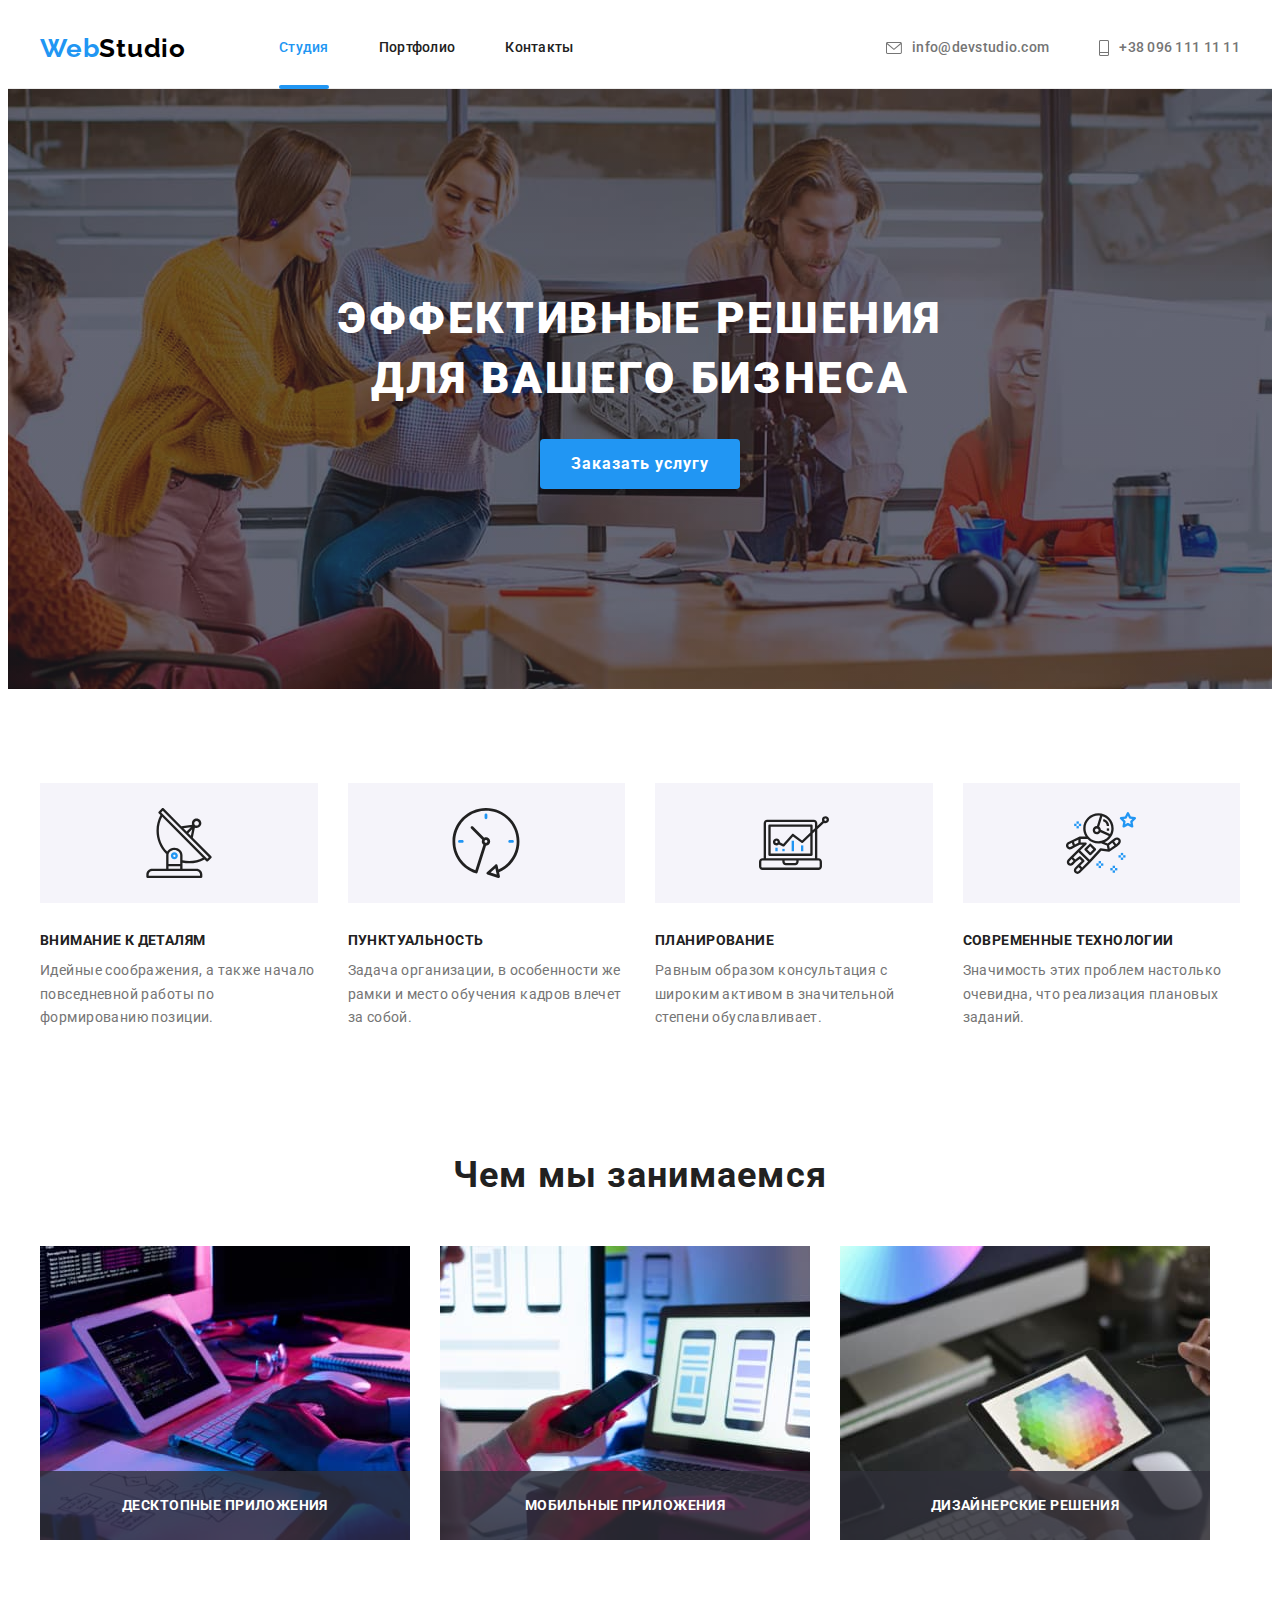
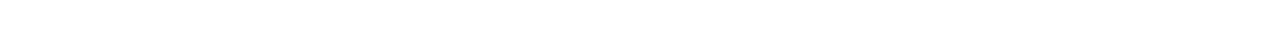
<file: index.html>
<!DOCTYPE html>
<html lang="ru">
  <head>
    <meta charset="UTF-8" />
    <meta name="viewport" content="width=device-width, initial-scale=1.0" />
    <link rel="preconnect" href="https://fonts.googleapis.com" />
    <link rel="preconnect" href="https://fonts.gstatic.com" crossorigin />
    <link
      href="https://fonts.googleapis.com/css2?family=Oleo+Script&family=Raleway:wght@700&family=Roboto:wght@400;500;700;900&display=swap"
      rel="stylesheet"
    />
    <title>Студия</title>
    <link
      rel="stylesheet"
      href="https://cdnjs.cloudflare.com/ajax/libs/modern-normalize/1.1.0/modern-normalize.min.css"
      integrity="sha512-wpPYUAdjBVSE4KJnH1VR1HeZfpl1ub8YT/NKx4PuQ5NmX2tKuGu6U/JRp5y+Y8XG2tV+wKQpNHVUX03MfMFn9Q=="
      crossorigin="anonymous"
      referrerpolicy="no-referrer"
    />
    <!-- <link rel="stylesheet" href="./css/styles.css" /> -->
    <link rel="stylesheet" href="./css/main.min.css" />
  </head>
  <body>
    <header class="header">
      <div class="container">
        <a class="logo link" href="index.html" lang="en"
          ><span class="logo__link logo__link--accent">Web</span
          ><span class="logo__link logo__link--black">Studio</span></a
        >
        <nav class="navigation">
          <ul class="menu-list list">
            <li class="menu-list__item">
              <a href="./index.html" class="menu-list__link link current"
                >Студия</a
              >
            </li>
            <li class="menu-list__item">
              <a href="./portfolio.html" class="menu-list__link link"
                >Портфолио</a
              >
            </li>
            <li class="menu-list__item">
              <a href="" class="menu-list__link link">Контакты</a>
            </li>
          </ul>
        </nav>
        <div class="connect">
          <ul class="connect-list list">
            <li class="connect-list__item">
              <a
                class="connect-list__link link"
                href="mailto:info@devstudio.com"
                ><svg class="connect-list__icons" width="16" height="12">
                  <use
                    href="./images/icons/symbol-defs.svg#icon-envelope"
                  ></use>
                </svg>
                info@devstudio.com</a
              >
            </li>
            <li class="connect-list__item">
              <a class="connect-list__link link" href="tel:+380961111111">
                <svg class="connect-list__icons" width="10" height="16">
                  <use href="./images/icons/symbol-defs.svg#icon-vector"></use>
                </svg>
                +38 096 111 11 11</a
              >
            </li>
          </ul>
        </div>
        <button type="button" class="menu-open-btn">
          <svg class="open-icon" width="40" height="40">
            <use href="./images/icons/symbol-defs.svg#icon-menu_40px"></use>
          </svg>
        </button>
      </div>
      <div class="mob-menu is-hidden">
        <div class="container">
          <button type="button" class="menu-close-btn">
            <svg class="close-icon" width="40" height="40">
              <use href="./images/icons/symbol-defs.svg#icon-close_40px"></use>
            </svg>
          </button>
          <ul class="mob-menu-list list">
            <li class="mob-menu-list__item">
              <a href="./index.html" class="mob-menu-list__link link current"
                >Студия</a
              >
            </li>
            <li class="mob-menu-list__item">
              <a href="./portfolio.html" class="mob-menu-list__link link"
                >Портфолио</a
              >
            </li>
            <li class="mob-menu-list__item">
              <a href="" class="mob-menu-list__link link">Контакты</a>
            </li>
          </ul>
          <div class="mob-connect">
            <ul class="mob-connect-list list">
              <li class="mob-connect-list__item">
                <a class="mob-connect-list__tel link" href="tel:+380961111111">
                  +38 096 111 11 11</a
                >
              </li>
              <li class="mob-connect-list__item">
                <a
                  class="mob-connect-list__mail link"
                  href="mailto:info@devstudio.com"
                >
                  info@devstudio.com</a
                >
              </li>
            </ul>
          </div>
          <div class="mob-soc-menu">
            <ul class="mob-soc-menu-list list">
              <li class="mob-soc-menu-list__item">
                <a href="" class="mob-soc-menu-list__link">Instagram</a>
              </li>
              <li class="mob-soc-menu-list__item">
                <a href="" class="mob-soc-menu-list__link">Twitter</a>
              </li>
              <li class="mob-soc-menu-list__item">
                <a href="" class="mob-soc-menu-list__link">Facebook</a>
              </li>
              <li class="mob-soc-menu-list__item">
                <a href="" class="mob-soc-menu-list__link">LinkedIn</a>
              </li>
            </ul>
          </div>
        </div>
      </div>
    </header>
    <main>
      <!--section-1-->
      <section class="hero section">
        <div class="container">
          <h1 class="hero-title">Эффективные решения для вашего бизнеса</h1>
          <button type="button" class="btn" data-modal-open>
            Заказать услугу
          </button>
        </div>
      </section>
      <!--section-2-->
      <section class="feature section">
        <div class="container">
          <ul class="feature-list list">
            <li class="feature-list__item">
              <div class="feature-list__icons">
                <svg class="feature-icon" width="70" height="70">
                  <use href="./images/icons/symbol-defs.svg#icon-antenna"></use>
                </svg>
              </div>
              <h3 class="feature-list__title">Внимание к деталям</h3>
              <p class="feature-list__text">
                Идейные соображения, а также начало повседневной работы по
                формированию позиции.
              </p>
            </li>
            <li class="feature-list__item">
              <div class="feature-list__icons">
                <svg class="feature-list__icon" width="70" height="70">
                  <use href="./images/icons/symbol-defs.svg#icon-clock"></use>
                </svg>
              </div>
              <h3 class="feature-list__title">Пунктуальность</h3>
              <p class="feature-list__text">
                Задача организации, в особенности же рамки и место обучения
                кадров влечет за собой.
              </p>
            </li>
            <li class="feature-list__item">
              <div class="feature-list__icons">
                <svg class="feature-list__icon" width="70" height="70">
                  <use href="./images/icons/symbol-defs.svg#icon-diagram"></use>
                </svg>
              </div>
              <h3 class="feature-list__title">Планирование</h3>
              <p class="feature-list__text">
                Равным образом консультация с широким активом в значительной
                степени обуславливает.
              </p>
            </li>
            <li class="feature-list__item">
              <div class="feature-list__icons">
                <svg class="feature-list__icon" width="70" height="70">
                  <use
                    href="./images/icons/symbol-defs.svg#icon-astronaut"
                  ></use>
                </svg>
              </div>
              <h3 class="feature-list__title">Современные технологии</h3>
              <p class="feature-list__text">
                Значимость этих проблем настолько очевидна, что реализация
                плановых заданий.
              </p>
            </li>
          </ul>
        </div>
      </section>
      <!--section-3-->
      <section class="work section">
        <div class="container">
          <h2 class="work-title">Чем мы занимаемся</h2>
          <ul class="work-list list">
            <li class="work-list__item">
              <img
                srcset="./images/work/img.jpg 1x, /images/work/img-2x.jpg 2x"
                src="./images/work/img.jpg"
                alt="картинка"
                width="370"
                height="294"
              />
              <p class="work-list__text">Десктопные приложения</p>
            </li>
            <li class="work-list__item">
              <img
                srcset="
                  ./images/work/img-1.jpg    1x,
                  ./images/work/img-1-2x.jpg 2x
                "
                src="./images/work/img-1.jpg"
                alt="картинка-1"
                width="370"
                height="294"
              />
              <p class="work-list__text">Мобильные приложения</p>
            </li>
            <li class="work-list__item">
              <img
                srcset="
                  ./images/work/img-2.jpg    1x,
                  ./images/work/img-2-2x.jpg 2x
                "
                src="./images/work/img-2.jpg"
                alt="картинка-2"
                width="370"
                height="294"
              />
              <p class="work-list__text">Дизайнерские решения</p>
            </li>
          </ul>
        </div>
      </section>
      <!--section-4-->
      <!-- <section class="team section">
        <div class="container">
          <h2 class="team-title">Наша команда</h2>
          <ul class="team-list list">
            <li class="team-list__item">
              <img
                src="./images/img-4.jpg"
                alt="Игорь Демьяненко"
                width="270"
                height="260"
              />
              <div class="team-list__cards">
                <h3 class="team-list__subtitle">Игорь Демьяненко</h3>
                <p lang="en" class="team-list__text">Product Designer</p>
                <ul class="soc-list list">
                  <li class="soc-list__item">
                    <a href="" class="soc-list__link link">
                      <svg class="soc-list__icon" width="20" height="20">
                        <use
                          href="./images/icons/symbol-defs.svg#icon-instagram-2"
                        ></use>
                      </svg>
                    </a>
                  </li>
                  <li class="soc-list__item">
                    <a href="" class="soc-list__link link"
                      ><svg class="soc-list__icon" width="20" height="20">
                        <use
                          href="./images/icons/symbol-defs.svg#icon-twitter"
                        ></use>
                      </svg>
                    </a>
                  </li>
                  <li class="soc-list__item">
                    <a href="" class="soc-list__link link"
                      ><svg class="soc-list__icon" width="20" height="20">
                        <use
                          href="./images/icons/symbol-defs.svg#icon-facebook"
                        ></use>
                      </svg>
                    </a>
                  </li>
                  <li class="soc-list__item">
                    <a href="" class="soc-list__link link"
                      ><svg class="soc-list__icon" width="20" height="20">
                        <use
                          href="./images/icons/symbol-defs.svg#icon-linkedin"
                        ></use>
                      </svg>
                    </a>
                  </li>
                </ul>
              </div>
            </li>
            <li class="team-list__item">
              <img
                src="./images/img-3.jpg"
                alt="Ольга Репина"
                width="270"
                height="260"
              />
              <div class="team-list__cards">
                <h3 class="team-list__subtitle">Ольга Репина</h3>
                <p lang="en" class="team-list__text">Frontend Developer</p>
                <ul class="soc-list list">
                  <li class="soc-list__item">
                    <a href="" class="soc-list__link link">
                      <svg class="soc-list__icon" width="20" height="20">
                        <use
                          href="./images/icons/symbol-defs.svg#icon-instagram-2"
                        ></use>
                      </svg>
                    </a>
                  </li>
                  <li class="soc-list__item">
                    <a href="" class="soc-list__link link"
                      ><svg class="soc-list__icon" width="20" height="20">
                        <use
                          href="./images/icons/symbol-defs.svg#icon-twitter"
                        ></use>
                      </svg>
                    </a>
                  </li>
                  <li class="soc-list__item">
                    <a href="" class="soc-list__link link"
                      ><svg class="soc-list__icon" width="20" height="20">
                        <use
                          href="./images/icons/symbol-defs.svg#icon-facebook"
                        ></use>
                      </svg>
                    </a>
                  </li>
                  <li class="soc-list__item">
                    <a href="" class="soc-list__link link"
                      ><svg class="soc-list__icon" width="20" height="20">
                        <use
                          href="./images/icons/symbol-defs.svg#icon-linkedin"
                        ></use>
                      </svg>
                    </a>
                  </li>
                </ul>
              </div>
            </li>
            <li class="team-list__item">
              <img
                src="./images/img-5.jpg"
                alt="Николай Тарасов"
                width="270"
                height="260"
              />
              <div class="team-list__cards">
                <h3 class="team-list__subtitle">Николай Тарасов</h3>
                <p lang="en" class="team-list__text">Marketing</p>
                <ul class="soc-list list">
                  <li class="soc-list__item">
                    <a href="" class="soc-list__link link">
                      <svg class="soc-list__icon" width="20" height="20">
                        <use
                          href="./images/icons/symbol-defs.svg#icon-instagram-2"
                        ></use>
                      </svg>
                    </a>
                  </li>
                  <li class="soc-list__item">
                    <a href="" class="soc-list__link link"
                      ><svg class="soc-list__icon" width="20" height="20">
                        <use
                          href="./images/icons/symbol-defs.svg#icon-twitter"
                        ></use>
                      </svg>
                    </a>
                  </li>
                  <li class="soc-list__item">
                    <a href="" class="soc-list__link link"
                      ><svg class="soc-list__icon" width="20" height="20">
                        <use
                          href="./images/icons/symbol-defs.svg#icon-facebook"
                        ></use>
                      </svg>
                    </a>
                  </li>
                  <li class="soc-list__item">
                    <a href="" class="soc-list__link link"
                      ><svg class="soc-list__icon" width="20" height="20">
                        <use
                          href="./images/icons/symbol-defs.svg#icon-linkedin"
                        ></use>
                      </svg>
                    </a>
                  </li>
                </ul>
              </div>
            </li>
            <li class="team-list__item">
              <img
                src="./images/img-6.jpg"
                alt="Михаил Ермаков"
                width="270"
                height="260"
              />
              <div class="team-list__cards">
                <h3 class="team-list__subtitle">Михаил Ермаков</h3>
                <p lang="en" class="team-list__text">UI Designer</p>
                <ul class="soc-list list">
                  <li class="soc-list__item">
                    <a href="" class="soc-list__link link">
                      <svg class="soc-list__icon" width="20" height="20">
                        <use
                          href="./images/icons/symbol-defs.svg#icon-instagram-2"
                        ></use>
                      </svg>
                    </a>
                  </li>
                  <li class="soc-list__item">
                    <a href="" class="soc-list__link link"
                      ><svg class="soc-list__icon" width="20" height="20">
                        <use
                          href="./images/icons/symbol-defs.svg#icon-twitter"
                        ></use>
                      </svg>
                    </a>
                  </li>
                  <li class="soc-list__item">
                    <a href="" class="soc-list__link link"
                      ><svg class="soc-list__icon" width="20" height="20">
                        <use
                          href="./images/icons/symbol-defs.svg#icon-facebook"
                        ></use>
                      </svg>
                    </a>
                  </li>
                  <li class="soc-list__item">
                    <a href="" class="soc-list__link link"
                      ><svg class="soc-list__icon" width="20" height="20">
                        <use
                          href="./images/icons/symbol-defs.svg#icon-linkedin"
                        ></use>
                      </svg>
                    </a>
                  </li>
                </ul>
              </div>
            </li>
          </ul>
        </div>
      </section> -->
      <!--section-5-->
      <!-- <section class="clients section">
        <div class="container">
          <h2 class="clients-title">Постоянные клиенты</h2>
          <ul class="clients-list list">
            <li class="client-item">
              <a href="" class="client-link link">
                <svg class="client-icon" width="106" height="60">
                  <use href="./images/icons/symbol-defs.svg#icon-logo"></use>
                </svg>
              </a>
            </li>
            <li class="client-item">
              <a href="" class="client-link link">
                <svg class="client-icon" width="106" height="60">
                  <use href="./images/icons/symbol-defs.svg#icon-logo-1"></use>
                </svg>
              </a>
            </li>
            <li class="client-item">
              <a href="" class="client-link link">
                <svg class="client-icon" width="106" height="60">
                  <use href="./images/icons/symbol-defs.svg#icon-logo-2"></use>
                </svg>
              </a>
            </li>
            <li class="client-item">
              <a href="" class="client-link link">
                <svg class="client-icon" width="106" height="60">
                  <use href="./images/icons/symbol-defs.svg#icon-logo-3"></use>
                </svg>
              </a>
            </li>
            <li class="client-item">
              <a href="" class="client-link link">
                <svg class="client-icon" width="106" height="60">
                  <use href="./images/icons/symbol-defs.svg#icon-logo-4"></use>
                </svg>
              </a>
            </li>
            <li class="client-item">
              <a href="" class="client-link link">
                <svg class="client-icon" width="106" height="60">
                  <use href="./images/icons/symbol-defs.svg#icon-logo-5"></use>
                </svg>
              </a>
            </li>
          </ul>
        </div>
      </section> -->
    </main>
    <!-- <footer class="footer">
      <div class="footer-conteiner container">
        <div class="footer-contakts">
          <a href="index.html" class="logo link" lang="en"
            ><span class="logo__link logo__link--accent">Web</span
            ><span class="logo__link logo__link--white">Studio</span></a
          >
          <address class="contacts-address">
            <ul class="contacts-list list">
              <li class="contacts-item">
                <a
                  href="https://goo.gl/maps/6jQpvuKNeMGjy2xLA"
                  class="futer-address link"
                  target="_blank"
                  >г. Киев, пр-т Леси Украинки, 26</a
                >
              </li>
              <li class="contacts-item">
                <a href="mailto:info@example.com" class="futer-mail link"
                  >info@example.com</a
                >
              </li>
              <li class="contacts-item">
                <a href="tel:+380991111111" class="futer-tel link"
                  >+38 099 111 11 11</a
                >
              </li>
            </ul>
          </address>
        </div>
        <div class="footer-soc">
          <h2 class="footer-soc-title">присоединяйтесь</h2>
          <ul class="footer-soc-list list">
            <li class="footer-soc-item">
              <a href="" class="footer-soc-link">
                <svg class="footer-soc-icon" width="20" height="20">
                  <use
                    href="./images/icons/symbol-defs.svg#icon-instagram-2"
                  ></use>
                </svg>
              </a>
            </li>
            <li class="footer-soc-item">
              <a href="" class="footer-soc-link">
                <svg class="footer-soc-icon" width="20" height="20">
                  <use href="./images/icons/symbol-defs.svg#icon-twitter"></use>
                </svg>
              </a>
            </li>
            <li class="footer-soc-item">
              <a href="" class="footer-soc-link">
                <svg class="footer-soc-icon" width="20" height="20">
                  <use
                    href="./images/icons/symbol-defs.svg#icon-facebook"
                  ></use>
                </svg>
              </a>
            </li>
            <li class="footer-soc-item">
              <a href="" class="footer-soc-link">
                <svg class="footer-soc-icon" width="20" height="20">
                  <use
                    href="./images/icons/symbol-defs.svg#icon-linkedin"
                  ></use>
                </svg>
              </a>
            </li>
          </ul>
        </div>
        <div class="footer-forms">
          <p class="footer-title-mail">Подпишитесь на рассылку</p>

          <form class="footer-form">
            <input
              type="email"
              name="email"
              class="footer-mail"
              placeholder="E-mail"
            />
            <button type="submit" class="btn">
              Подписаться
              <svg class="footer-mail-icon" width="24" height="24">
                <use href="./images/icons/symbol-defs.svg#icon-icon-send"></use>
              </svg>
            </button>
          </form>
        </div>
      </div>
    </footer> -->
    <!--------modal------->
    <div class="backdrop is-hidden" data-modal>
      <div class="modal">
        <button type="button" class="modal-close" data-modal-close>
          <svg class="modal-icon" width="18" height="18">
            <use href="./images/icons/symbol-defs.svg#icon-close"></use>
          </svg>
        </button>
        <p class="modal-title">Оставьте свои данные, мы вам перезвоним</p>
        <form class="modal-form">
          <div class="form-field">
            <label class="input-text" for="user-name">Имя</label>
            <div class="input-wrap">
              <input
                type="text"
                placeholder=""
                name="user-name"
                class="modal-input"
                id="user-name"
              />
              <svg class="input-icon" width="18" height="18">
                <use
                  href="./images/icons/symbol-defs.svg#icon-person-black-18dp-1"
                ></use>
              </svg>
            </div>
          </div>
          <div class="form-field">
            <label class="input-text" for="user-tel">Телефон</label>
            <div class="input-wrap">
              <input
                type="tel"
                placeholder=""
                name="user-tel"
                class="modal-input"
                id="user-tel"
              />
              <svg class="input-icon" width="18" height="18">
                <use
                  href="./images/icons/symbol-defs.svg#icon-phone-black-18dp-1"
                ></use>
              </svg>
            </div>
          </div>
          <div class="form-field">
            <label class="input-text" for="user-email">Почта</label>
            <div class="input-wrap">
              <input
                type="email"
                placeholder=""
                name="user-email"
                class="modal-input"
                id="user-email"
              />
              <svg class="input-icon" width="18" height="18">
                <use
                  href="./images/icons/symbol-defs.svg#icon-email-black-18dp-1"
                ></use>
              </svg>
            </div>
          </div>
          <div class="form-field">
            <label class="input-text" for="user-text">Комментарий</label>
            <textarea
              class="modal-text"
              name="user-text"
              id="user-text"
              placeholder="Введите текст"
            ></textarea>
          </div>
          <div class="form-field">
            <input
              type="checkbox"
              class="modal-check visually-hidden"
              id="modal-check"
              name="privacy-check"
            />
            <label for="modal-check" class="modal-check-text">
              <span
                ><svg class="check-icon" width="16" height="15">
                  <use
                    href="./images/icons/symbol-defs.svg#icon-Vector-1"
                  ></use>
                </svg>
              </span>
              <span class="modal-desk"
                >Соглашаюсь с рассылкой и принимаю
                <span
                  ><a class="modal-check-link link" href="">
                    Условия договора</a
                  ></span
                ></span
              >
            </label>
          </div>
          <button class="modal-button" type="submit">Отправить</button>
        </form>
      </div>
    </div>
    <script src="./js/modal.js"></script>
    <script src="./js/menu.js"></script>
  </body>
</html>
</file>
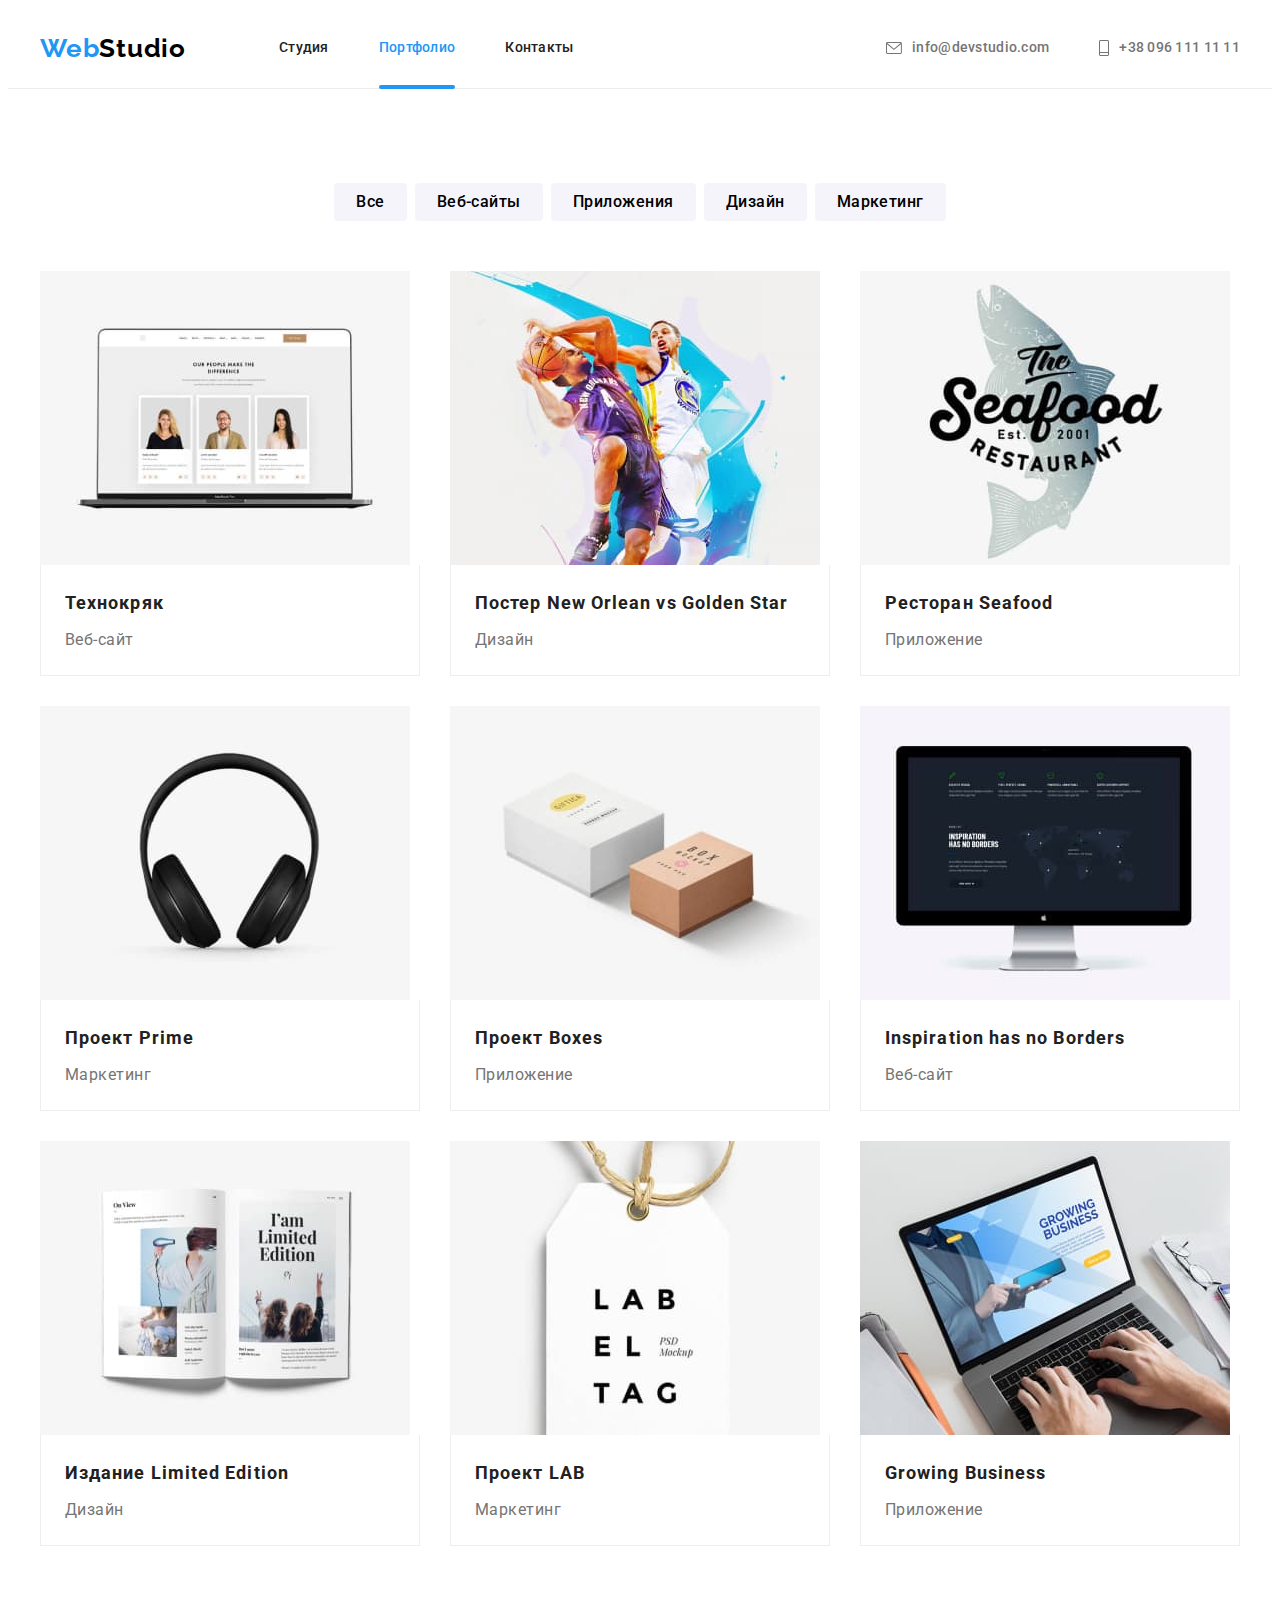
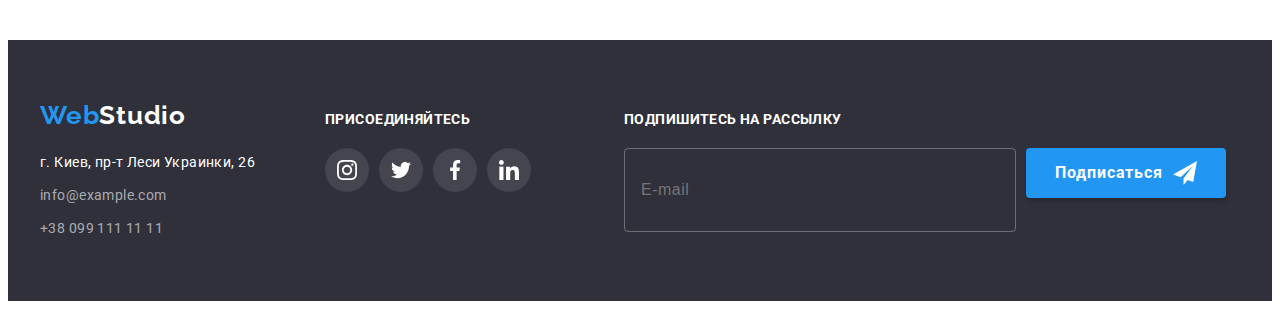
<file: portfolio.html>
<!DOCTYPE html>
<html lang="ru">
  <head>
    <meta charset="UTF-8" />
    <meta name="viewport" content="width=device-width, initial-scale=1.0" />
    <link rel="preconnect" href="https://fonts.googleapis.com" />
    <link rel="preconnect" href="https://fonts.gstatic.com" crossorigin />
    <link
      href="https://fonts.googleapis.com/css2?family=Oleo+Script&family=Raleway:wght@700&family=Roboto:wght@400;500;700;900&display=swap"
      rel="stylesheet"
    />
    <title>Портфолио</title>
    <link
      rel="stylesheet"
      href="https://cdnjs.cloudflare.com/ajax/libs/modern-normalize/1.1.0/modern-normalize.min.css"
      integrity="sha512-wpPYUAdjBVSE4KJnH1VR1HeZfpl1ub8YT/NKx4PuQ5NmX2tKuGu6U/JRp5y+Y8XG2tV+wKQpNHVUX03MfMFn9Q=="
      crossorigin="anonymous"
      referrerpolicy="no-referrer"
    />
    <!-- <link rel="stylesheet" href="./css/styles.css" /> -->
    <link rel="stylesheet" href="./css/main.min.css" />
  </head>
  <body>
    <header class="header">
      <div class="container">
        <a class="logo link" href="index.html" lang="en"
          ><span class="logo__link logo__link--accent">Web</span
          ><span class="logo__link logo__link--black">Studio</span></a
        >
        <nav class="navigation">
          <ul class="menu-list list">
            <li class="menu-list__item">
              <a href="./index.html" class="menu-list__link link">Студия</a>
            </li>
            <li class="menu-list__item">
              <a href="./portfolio.html" class="menu-list__link link current"
                >Портфолио</a
              >
            </li>
            <li class="menu-list__item">
              <a href="" class="menu-list__link link">Контакты</a>
            </li>
          </ul>
        </nav>
        <div class="connect">
          <ul class="connect-list list">
            <li class="connect-list__item">
              <a
                class="connect-list__link link"
                href="mailto:info@devstudio.com"
                ><svg class="connect-list__icons" width="16" height="12">
                  <use
                    href="./images/icons/symbol-defs.svg#icon-envelope"
                  ></use>
                </svg>
                info@devstudio.com</a
              >
            </li>
            <li class="connect-list__item">
              <a class="connect-list__link link" href="tel:+380961111111">
                <svg class="connect-list__icons" width="10" height="16">
                  <use href="./images/icons/symbol-defs.svg#icon-vector"></use>
                </svg>
                +38 096 111 11 11</a
              >
            </li>
          </ul>
        </div>
      </div>
    </header>
    <main>
      <!-- section-1 -->
      <section class="examples section">
        <div class="container">
          <h1 class="visually-hidden">портфолио</h1>
          <!-- фильтр -->
          <ul class="filtre-list list">
            <li class="filtre-item">
              <button class="filtre-btn button" type="button">Все</button>
            </li>
            <li class="filtre-item">
              <button class="filtre-btn button" type="button">Веб-сайты</button>
            </li>
            <li class="filtre-item">
              <button class="filtre-btn button" type="button">
                Приложения
              </button>
            </li>
            <li class="filtre-item">
              <button class="filtre-btn button" type="button">Дизайн</button>
            </li>
            <li class="filtre-item">
              <button class="filtre-btn button" type="button">Маркетинг</button>
            </li>
          </ul>
          <!-- проект -->
          <ul class="project-list list">
            <li class="project-item">
              <a href="" class="project-link link">
                <div class="project-wrap">
                  <img
                    src="./images/tehnokryak.jpg"
                    alt="Технокряк"
                    width="370"
                    height="294"
                  />
                  <p class="project-desc">
                    Ресурс предлагает комплексные предложения с разным уровнем
                    функционала и сервисов. Все это позволит посетителю получить
                    исчерпывающие сведения о компании или частном лице.
                  </p>
                </div>
                <div class="project-card">
                  <h2 class="project-title">Технокряк</h2>
                  <p class="project-text">Веб-сайт</p>
                </div>
              </a>
            </li>

            <li class="project-item">
              <a href="" class="project-link link">
                <div class="project-wrap">
                  <img
                    src="./images/poster.jpg"
                    alt="Постер New Orlean vs Golden Star"
                    width="370"
                    height="294"
                  />
                  <p class="project-desc">
                    Ресурс предлагает комплексные предложения с разным уровнем
                    функционала и сервисов. Все это позволит посетителю получить
                    исчерпывающие сведения о компании или частном лице.
                  </p>
                </div>
                <div class="project-card">
                  <h2 class="project-title">
                    Постер New Orlean vs Golden Star
                  </h2>
                  <p class="project-text">Дизайн</p>
                </div>
              </a>
            </li>

            <li class="project-item">
              <a href="" class="project-link link">
                <div class="project-wrap">
                  <img
                    src="./images/restaurant.jpg"
                    alt="Ресторан Seafood"
                    width="370"
                    height="294"
                  />
                  <p class="project-desc">
                    Ресурс предлагает комплексные предложения с разным уровнем
                    функционала и сервисов. Все это позволит посетителю получить
                    исчерпывающие сведения о компании или частном лице.
                  </p>
                </div>
                <div class="project-card">
                  <h2 class="project-title">Ресторан Seafood</h2>
                  <p class="project-text">Приложение</p>
                </div>
              </a>
            </li>

            <li class="project-item">
              <a href="" class="project-link link">
                <div class="project-wrap">
                  <img
                    src="./images/prime.jpg"
                    alt="Проект Prime"
                    width="370"
                    height="294"
                  />
                  <p class="project-desc">
                    Ресурс предлагает комплексные предложения с разным уровнем
                    функционала и сервисов. Все это позволит посетителю получить
                    исчерпывающие сведения о компании или частном лице.
                  </p>
                </div>
                <div class="project-card">
                  <h2 class="project-title">Проект Prime</h2>
                  <p class="project-text">Маркетинг</p>
                </div>
              </a>
            </li>

            <li class="project-item">
              <a href="" class="project-link link">
                <div class="project-wrap">
                  <img
                    src="./images/boxes.jpg"
                    alt="Проект Boxes"
                    width="370"
                    height="294"
                  />
                  <p class="project-desc">
                    Ресурс предлагает комплексные предложения с разным уровнем
                    функционала и сервисов. Все это позволит посетителю получить
                    исчерпывающие сведения о компании или частном лице.
                  </p>
                </div>
                <div class="project-card">
                  <h2 class="project-title">Проект Boxes</h2>
                  <p class="project-text">Приложение</p>
                </div>
              </a>
            </li>

            <li class="project-item">
              <a href="" class="project-link link">
                <div class="project-wrap">
                  <img
                    src="./images/inspiration.jpg"
                    alt="Inspiration has no Borders"
                    width="370"
                    height="294"
                  />
                  <p class="project-desc">
                    Ресурс предлагает комплексные предложения с разным уровнем
                    функционала и сервисов. Все это позволит посетителю получить
                    исчерпывающие сведения о компании или частном лице.
                  </p>
                </div>
                <div class="project-card">
                  <h2 class="project-title">Inspiration has no Borders</h2>
                  <p class="project-text">Веб-сайт</p>
                </div>
              </a>
            </li>

            <li class="project-item">
              <a href="" class="project-link link">
                <div class="project-wrap">
                  <img
                    src="./images/limited.jpg"
                    alt="Издание Limited Edition"
                    width="370"
                    height="294"
                  />
                  <p class="project-desc">
                    Ресурс предлагает комплексные предложения с разным уровнем
                    функционала и сервисов. Все это позволит посетителю получить
                    исчерпывающие сведения о компании или частном лице.
                  </p>
                </div>
                <div class="project-card">
                  <h2 class="project-title">Издание Limited Edition</h2>
                  <p class="project-text">Дизайн</p>
                </div>
              </a>
            </li>

            <li class="project-item">
              <a href="" class="project-link link">
                <div class="project-wrap">
                  <img
                    src="./images/lab.jpg"
                    alt="Проект LAB"
                    width="370"
                    height="294"
                  />
                  <p class="project-desc">
                    Ресурс предлагает комплексные предложения с разным уровнем
                    функционала и сервисов. Все это позволит посетителю получить
                    исчерпывающие сведения о компании или частном лице.
                  </p>
                </div>
                <div class="project-card">
                  <h2 class="project-title">Проект LAB</h2>
                  <p class="project-text">Маркетинг</p>
                </div>
              </a>
            </li>

            <li class="project-item">
              <a href="" class="project-link link">
                <div class="project-wrap">
                  <img
                    src="./images/growing.jpg"
                    alt="Growing Business"
                    width="370"
                    height="294"
                  />
                  <p class="project-desc">
                    Ресурс предлагает комплексные предложения с разным уровнем
                    функционала и сервисов. Все это позволит посетителю получить
                    исчерпывающие сведения о компании или частном лице.
                  </p>
                </div>
                <div class="project-card">
                  <h2 class="project-title">Growing Business</h2>
                  <p class="project-text">Приложение</p>
                </div>
              </a>
            </li>
          </ul>
        </div>
      </section>
    </main>
    <footer class="footer">
      <div class="footer-conteiner container">
        <div class="footer-contakts">
          <a href="index.html" class="logo link" lang="en"
            ><span class="logo__link logo__link--accent">Web</span
            ><span class="logo__link logo__link--white">Studio</span></a
          >
          <address class="contacts-address">
            <ul class="contacts-list list">
              <li class="contacts-item">
                <a
                  href="https://goo.gl/maps/6jQpvuKNeMGjy2xLA"
                  class="futer-address link"
                  target="_blank"
                  >г. Киев, пр-т Леси Украинки, 26</a
                >
              </li>
              <li class="contacts-item">
                <a href="mailto:info@example.com" class="futer-mail link"
                  >info@example.com</a
                >
              </li>
              <li class="contacts-item">
                <a href="tel:+380991111111" class="futer-tel link"
                  >+38 099 111 11 11</a
                >
              </li>
            </ul>
          </address>
        </div>
        <div class="footer-soc">
          <h2 class="footer-soc-title">присоединяйтесь</h2>
          <ul class="footer-soc-list list">
            <li class="footer-soc-item">
              <a href="" class="footer-soc-link">
                <svg class="footer-soc-icon" width="20" height="20">
                  <use
                    href="./images/icons/symbol-defs.svg#icon-instagram-2"
                  ></use>
                </svg>
              </a>
            </li>
            <li class="footer-soc-item">
              <a href="" class="footer-soc-link">
                <svg class="footer-soc-icon" width="20" height="20">
                  <use href="./images/icons/symbol-defs.svg#icon-twitter"></use>
                </svg>
              </a>
            </li>
            <li class="footer-soc-item">
              <a href="" class="footer-soc-link">
                <svg class="footer-soc-icon" width="20" height="20">
                  <use
                    href="./images/icons/symbol-defs.svg#icon-facebook"
                  ></use>
                </svg>
              </a>
            </li>
            <li class="footer-soc-item">
              <a href="" class="footer-soc-link">
                <svg class="footer-soc-icon" width="20" height="20">
                  <use
                    href="./images/icons/symbol-defs.svg#icon-linkedin"
                  ></use>
                </svg>
              </a>
            </li>
          </ul>
        </div>
        <div class="footer-forms">
          <p class="footer-title-mail">Подпишитесь на рассылку</p>
          <form class="footer-form">
            <input
              type="email"
              name="email"
              class="footer-mail"
              placeholder="E-mail"
            />
            <button type="submit" class="btn">
              Подписаться
              <svg class="footer-mail-icon" width="24" height="24">
                <use href="./images/icons/symbol-defs.svg#icon-icon-send"></use>
              </svg>
            </button>
          </form>
        </div>
      </div>
    </footer>
    <script src="./js/menu.js"></script>
  </body>
</html>
</file>
<file: css/main.min.css>
:root{--title-color: #212121;--accent-color: #2196f3;--projegt-list-gap: 30px}.section{padding-top:60px;padding-bottom:60px}@media screen and (min-width: 1200px){.section{padding-top:94px;padding-bottom:94px}}*::before,*::after{-webkit-box-sizing:border-box;box-sizing:border-box}p,h1,h2,h3,h4,h5,h6{margin:0}ul,ol{margin:0;padding:0}img{display:block;max-width:100%;height:auto}body{font-family:"Roboto", sans-serif}.list{list-style:none}.link{text-decoration:none}.visually-hidden{position:absolute;white-space:nowrap;width:1px;height:1px;overflow:hidden;border:0;padding:0;clip:rect(0 0 0 0);-webkit-clip-path:inset(50%);clip-path:inset(50%);margin:-1px}.is-hidden{opacity:0;pointer-events:none;visibility:hidden}.container{width:100%;padding-left:15px;padding-right:15px;margin:0 auto}@media screen and (min-width: 480px) and (max-width: 767px){.container{width:480px}}@media screen and (min-width: 768px) and (max-width: 1199px){.container{width:768px}}@media screen and (min-width: 1200px){.container{width:1200px}}.logo{font-family:"Raleway";font-style:normal;font-weight:700;font-size:24px;line-height:1.17;letter-spacing:0.03em;display:inline-block}@media screen and (min-width: 1200px){.logo{font-size:26px;line-height:1.19}}.logo__link--black{color:#000000}.logo__link--white{color:#ffffff}.logo__link--accent{color:var(--accent-color)}.header{background-color:#ffffff;border-bottom:1px solid #ececec}.header>.container{display:-webkit-box;display:-ms-flexbox;display:flex;-webkit-box-align:center;-ms-flex-align:center;align-items:center}@media screen and (min-width: 768px) and (max-width: 1199px){.header>.container{-webkit-box-align:center;-ms-flex-align:center;align-items:center;-webkit-box-pack:justify;-ms-flex-pack:justify;justify-content:space-between}}@media screen and (min-width: 1200px){.header>.container{-webkit-box-align:center;-ms-flex-align:center;align-items:center}}@media screen and (max-width: 767px){.header>.container>.logo{padding:16px 0}}.navigation .current{color:var(--accent-color);position:relative}.navigation .current::after{content:"";position:absolute;display:block;bottom:-1px;left:0;height:4px;width:100%;background:var(--accent-color);border-radius:2px}.menu-list{display:none}@media screen and (min-width: 768px) and (max-width: 1199px){.menu-list{display:-webkit-box;display:-ms-flexbox;display:flex}}@media screen and (min-width: 1200px){.menu-list{display:-webkit-box;display:-ms-flexbox;display:flex;margin-left:93px}}@media screen and (min-width: 1200px){.connect{margin-left:auto}}.connect-list{display:none}@media screen and (min-width: 768px) and (max-width: 1199px){.connect-list{display:block}}@media screen and (min-width: 1200px){.connect-list{display:-webkit-box;display:-ms-flexbox;display:flex}}.menu-list__item:not(:last-child){margin-right:50px}.menu-list__link{font-weight:500;font-size:14px;line-height:1.14;letter-spacing:0.02em;padding-top:0;color:#212121;display:block;padding-top:32px;padding-bottom:32px;-webkit-transition:color 250ms cubic-bezier(0.4, 0, 0.2, 1);transition:color 250ms cubic-bezier(0.4, 0, 0.2, 1)}.menu-list__link:hover,.menu-list__link:focus{color:var(--accent-color)}.connect-list__icons{fill:currentColor;margin-right:10px}.connect-list__link{font-weight:500;font-size:14px;line-height:1.14;letter-spacing:0.02em;color:#757575;display:-webkit-box;display:-ms-flexbox;display:flex;-webkit-box-align:center;-ms-flex-align:center;align-items:center;-webkit-transition:color 250ms cubic-bezier(0.4, 0, 0.2, 1);transition:color 250ms cubic-bezier(0.4, 0, 0.2, 1)}.connect-list__link:hover,.connect-list__link:focus{color:var(--accent-color)}.connect-list__item:last-child{margin:0}@media screen and (min-width: 768px) and (max-width: 1199px){.connect-list__item{margin-bottom:10px}}@media screen and (min-width: 1200px){.connect-list__item{margin-right:50px}}.menu-open-btn,.menu-close-btn{background-color:transparent;border:none;display:block;margin-left:auto}@media screen and (min-width: 768px) and (max-width: 1199px){.menu-open-btn,.menu-close-btn{display:none}}@media screen and (min-width: 1200px){.menu-open-btn,.menu-close-btn{display:none}}.mob-menu{position:fixed;top:0;left:0;background-color:#fff;height:100vh;width:100vw;z-index:995;padding-top:10px;padding-bottom:10px}.mob-menu .container{display:-webkit-box;display:-ms-flexbox;display:flex;width:100%;height:100%;-webkit-box-orient:vertical;-webkit-box-direction:normal;-ms-flex-direction:column;flex-direction:column;-webkit-box-pack:justify;-ms-flex-pack:justify;justify-content:space-between;overflow:auto}.open-icon,.close-icon{fill:#212121;-webkit-transition:fill 250ms cubic-bezier(0.4, 0, 0.2, 1);transition:fill 250ms cubic-bezier(0.4, 0, 0.2, 1)}.open-icon:hover,.open-icon:focus,.close-icon:hover,.close-icon:focus{fill:var(--accent-color)}.menu-close-btn{cursor:pointer}.mob-menu-list,.mob-connect-list{margin-left:40px}@media screen and (max-width: 479px){.mob-menu-list,.mob-connect-list{margin-left:20px}}.mob-menu-list__item:not(:last-child){margin-bottom:32px}.mob-menu-list__link{font-weight:500;font-size:40px;line-height:1.18;text-align:center;letter-spacing:0.02em;color:#212121;-webkit-transition:color 250ms cubic-bezier(0.4, 0, 0.2, 1);transition:color 250ms cubic-bezier(0.4, 0, 0.2, 1)}.mob-menu-list__link:hover,.mob-menu-list__link:focus{color:var(--accent-color)}.mob-connect-list__tel{font-weight:500;font-size:28px;line-height:1.18;letter-spacing:0.02em;color:var(--accent-color);display:block;margin-bottom:32px}@media screen and (min-width: 480px){.mob-connect-list__tel{font-size:34px}}.mob-connect-list__mail{font-weight:500;font-size:24px;line-height:28px;letter-spacing:0.02em;color:#757575;display:block;margin-top:33px}.mob-soc-menu-list{display:-webkit-box;display:-ms-flexbox;display:flex;-ms-flex-wrap:wrap;flex-wrap:wrap;gap:10px;margin-top:64px;margin-left:40px;margin-bottom:48px}@media screen and (max-width: 479px){.mob-soc-menu-list{margin-left:20px}}.mob-soc-menu-list__item{font-weight:500;font-size:18px;line-height:1.22;letter-spacing:0.02em;padding-right:10px;margin:0;border-right:1px solid rgba(33,33,33,0.2)}.mob-soc-menu-list__item:nth-child(1){padding-left:0}.mob-soc-menu-list__item:nth-child(4){padding-right:0;border-right:0}.mob-soc-menu-list__link{color:var(--accent-color)}.hero{background-color:#2f303a;width:100%;margin:0 auto;background-image:-webkit-gradient(linear, left top, left bottom, from(rgba(47,48,58,0.4)), to(rgba(47,48,58,0.4))),url(../images/hero/fon-mob.jpg);background-image:linear-gradient(rgba(47,48,58,0.4), rgba(47,48,58,0.4)),url(../images/hero/fon-mob.jpg);background-repeat:no-repeat;background-position:center;background-size:cover;padding-top:118px;padding-bottom:118px;text-align:center}@media (min-device-pixel-ratio: 2), (-webkit-min-device-pixel-ratio: 2), (min-resolution: 192dpi), (min-resolution: 2dppx){.hero{background-image:-webkit-gradient(linear, left top, left bottom, from(rgba(47,48,58,0.4)), to(rgba(47,48,58,0.4))),url(../images/hero/fon-mob-2x.jpg);background-image:linear-gradient(rgba(47,48,58,0.4), rgba(47,48,58,0.4)),url(../images/hero/fon-mob-2x.jpg)}}@media screen and (min-width: 768px) and (max-width: 1199px){.hero{background-image:-webkit-gradient(linear, left top, left bottom, from(rgba(47,48,58,0.4)), to(rgba(47,48,58,0.4))),url(../images/hero/fon-tab.jpg);background-image:linear-gradient(rgba(47,48,58,0.4), rgba(47,48,58,0.4)),url(../images/hero/fon-tab.jpg)}}@media screen and (min-width: 768px) and (max-width: 1199px) and (min-device-pixel-ratio: 2), screen and (min-width: 768px) and (max-width: 1199px) and (-webkit-min-device-pixel-ratio: 2), screen and (min-width: 768px) and (max-width: 1199px) and (min-resolution: 192dpi), screen and (min-width: 768px) and (max-width: 1199px) and (min-resolution: 2dppx){.hero{background-image:-webkit-gradient(linear, left top, left bottom, from(rgba(47,48,58,0.4)), to(rgba(47,48,58,0.4))),url(../images/hero/fon-tab-2x.jpg);background-image:linear-gradient(rgba(47,48,58,0.4), rgba(47,48,58,0.4)),url(../images/hero/fon-tab-2x.jpg)}}@media screen and (min-width: 1200px){.hero{padding-top:200px;padding-bottom:200px;max-width:1600px;background-image:-webkit-gradient(linear, left top, left bottom, from(rgba(47,48,58,0.4)), to(rgba(47,48,58,0.4))),url(../images/hero/fon.jpg);background-image:linear-gradient(rgba(47,48,58,0.4), rgba(47,48,58,0.4)),url(../images/hero/fon.jpg)}}@media screen and (min-width: 1200px) and (min-device-pixel-ratio: 2), screen and (min-width: 1200px) and (-webkit-min-device-pixel-ratio: 2), screen and (min-width: 1200px) and (min-resolution: 192dpi), screen and (min-width: 1200px) and (min-resolution: 2dppx){.hero{background-image:-webkit-gradient(linear, left top, left bottom, from(rgba(47,48,58,0.4)), to(rgba(47,48,58,0.4))),url(../images/hero/fon-2x.jpg);background-image:linear-gradient(rgba(47,48,58,0.4), rgba(47,48,58,0.4)),url(../images/hero/fon-2x.jpg)}}.hero-title{font-weight:900;font-size:26px;line-height:1.62;letter-spacing:0.06em;text-transform:uppercase;color:#ffffff;max-width:360px;margin:0 auto 30px auto}@media screen and (min-width: 1200px){.hero-title{font-size:44px;line-height:1.36;max-width:696px}}.btn{font-family:"Roboto";font-style:normal;font-weight:700;font-size:16px;line-height:1.88;letter-spacing:0.06em;color:#ffffff;border:transparent;border-radius:4px;background-color:#2196f3;margin:0 auto;padding:0;height:50px;min-width:200px;-webkit-box-shadow:0px 4px 4px rgba(0,0,0,0.15);box-shadow:0px 4px 4px rgba(0,0,0,0.15);display:-webkit-box;display:-ms-flexbox;display:flex;-webkit-box-align:center;-ms-flex-align:center;align-items:center;-webkit-box-pack:center;-ms-flex-pack:center;justify-content:center}@media screen and (min-width: 768px) and (max-width: 1199px){.feature-list{display:-webkit-box;display:-ms-flexbox;display:flex;-ms-flex-wrap:wrap;flex-wrap:wrap;margin-left:-30px;margin-bottom:-30px}}@media screen and (min-width: 1200px){.feature-list{display:-webkit-box;display:-ms-flexbox;display:flex;margin-left:-30px}}.feature-list__item{max-width:100%}.feature-list__item:not(:last-child){margin-bottom:var(--projegt-list-gap)}@media screen and (min-width: 768px) and (max-width: 1199px){.feature-list__item{width:calc(100% / 2 - 30px);margin-left:30px;margin-bottom:30px}}@media screen and (min-width: 1200px){.feature-list__item{width:calc(100% / 4 - 30px);margin-left:30px;margin-bottom:0}}.feature-list__icons{width:100%;height:120px;background-color:#f5f4fa;display:-webkit-box;display:-ms-flexbox;display:flex;-webkit-box-align:center;-ms-flex-align:center;align-items:center;-webkit-box-pack:center;-ms-flex-pack:center;justify-content:center;margin-bottom:var(--projegt-list-gap)}.feature-list__title{font-weight:700;font-size:14px;line-height:1.14;letter-spacing:0.03em;text-transform:uppercase;color:var(--title-color);margin-bottom:10px;text-align:center}@media screen and (min-width: 768px) and (max-width: 1199px){.feature-list__title{text-align:left}}@media screen and (min-width: 1200px){.feature-list__title{text-align:left}}.feature-list__text{font-size:14px;line-height:1.71;letter-spacing:0.03em;color:#757575}.work{padding-top:0}@media screen and (max-width: 1199px){.work{display:none}}.work-list{display:-webkit-box;display:-ms-flexbox;display:flex}.work-list__item+.work-list__item{margin-left:30px}.work-title{font-weight:700;font-size:36px;line-height:1.17;text-align:center;letter-spacing:0.03em;color:var(--title-color);margin-bottom:50px}.work-list__item{position:relative}.work-list__text{position:absolute;bottom:0;font-weight:700;font-size:14px;line-height:1.14;text-align:center;letter-spacing:0.03em;text-transform:uppercase;padding-top:27px;padding-bottom:27px;width:100%;color:#ffffff;background-color:rgba(47,48,58,0.8)}.team{background-color:#f5f4fa}@media screen and (min-width: 768px) and (max-width: 1199px){.team-list{display:-webkit-box;display:-ms-flexbox;display:flex;-ms-flex-wrap:wrap;flex-wrap:wrap;margin-left:-30px}}@media screen and (min-width: 1200px){.team-list{display:-webkit-box;display:-ms-flexbox;display:flex;-ms-flex-wrap:wrap;flex-wrap:wrap;margin-left:-30px}}.team-list__item{background-color:#ffffff;margin-top:var(--projegt-list-gap);-webkit-box-shadow:0px 1px 3px rgba(0,0,0,0.12),0px 1px 1px rgba(0,0,0,0.14),0px 2px 1px rgba(0,0,0,0.2);box-shadow:0px 1px 3px rgba(0,0,0,0.12),0px 1px 1px rgba(0,0,0,0.14),0px 2px 1px rgba(0,0,0,0.2);border-radius:0px 0px 4px 4px}@media screen and (min-width: 768px) and (max-width: 1199px){.team-list__item{-ms-flex-preferred-size:calc(100% / 2 - 30px);flex-basis:calc(100% / 2 - 30px);margin-left:30px}}@media screen and (min-width: 1200px){.team-list__item{-ms-flex-preferred-size:calc(100% / 4 - 30px);flex-basis:calc(100% / 4 - 30px);margin-left:30px;margin-top:0}}.team-title{font-weight:700;font-size:28px;line-height:1.18;text-align:center;letter-spacing:0.03em;color:var(--title-color)}@media screen and (min-width: 1200px){.team-title{font-size:36px;line-height:1.17;margin-bottom:50px}}.team-list__cards{padding-top:30px;padding-bottom:24px}.team-list__subtitle{font-weight:500;font-size:16px;line-height:1.19;text-align:center;letter-spacing:0.03em;color:#212121;margin-bottom:10px}.team-list__text{font-size:16px;line-height:1.19;text-align:center;letter-spacing:0.03em;color:#757575;margin-bottom:16px}.soc-list{display:-webkit-box;display:-ms-flexbox;display:flex;-webkit-box-pack:center;-ms-flex-pack:center;justify-content:center}.soc-list__item+.soc-list__item{margin-left:10px}.soc-list__link{width:44px;height:44px;background-color:#ffffff;border-radius:50%;display:-webkit-box;display:-ms-flexbox;display:flex;-webkit-box-align:center;-ms-flex-align:center;align-items:center;-webkit-box-pack:center;-ms-flex-pack:center;justify-content:center;color:#afb1b8;-webkit-transition:background-color 250ms cubic-bezier(0.4, 0, 0.2, 1),color 250ms cubic-bezier(0.4, 0, 0.2, 1);transition:background-color 250ms cubic-bezier(0.4, 0, 0.2, 1),color 250ms cubic-bezier(0.4, 0, 0.2, 1)}.soc-list__link:hover,.soc-list__link:focus{background-color:var(--accent-color);color:#ffffff}.soc-list__icon{fill:currentColor}.clients-title{font-weight:700;font-size:28px;line-height:1.18;text-align:center;letter-spacing:0.03em;color:var(--title-color);margin-bottom:30px}@media screen and (min-width: 1200px){.clients-title{font-size:36px;line-height:1.17;margin-bottom:50px}}.clients-list{display:-webkit-box;display:-ms-flexbox;display:flex;-ms-flex-wrap:wrap;flex-wrap:wrap;-webkit-box-pack:center;-ms-flex-pack:center;justify-content:center;margin-top:calc(-1 * var(--projegt-list-gap));margin-left:calc(-1 * var(--projegt-list-gap))}.client-item+.client-item{margin-left:var(--projegt-list-gap)}.client-item{-ms-flex-preferred-size:calc(100% / 2 - var(--projegt-list-gap));flex-basis:calc(100% / 2 - var(--projegt-list-gap));margin-top:var(--projegt-list-gap);margin-left:var(--projegt-list-gap)}@media screen and (min-width: 768px) and (max-width: 1199px){.client-item{-ms-flex-preferred-size:calc(100% / 3 - var(--projegt-list-gap));flex-basis:calc(100% / 3 - var(--projegt-list-gap));margin-top:var(--projegt-list-gap);margin-left:var(--projegt-list-gap)}}@media screen and (min-width: 1200px){.client-item{-ms-flex-preferred-size:calc(100% / 6 - var(--projegt-list-gap));flex-basis:calc(100% / 6 - var(--projegt-list-gap));margin-top:var(--projegt-list-gap);margin-left:var(--projegt-list-gap)}}.client-link{display:-webkit-box;display:-ms-flexbox;display:flex;width:210px;height:92px;color:#afb1b8;-webkit-box-align:center;-ms-flex-align:center;align-items:center;-webkit-box-pack:center;-ms-flex-pack:center;justify-content:center;border:1px solid #afb1b8;border-radius:4px;-webkit-transition:color 250ms cubic-bezier(0.4, 0, 0.2, 1),border 250ms cubic-bezier(0.4, 0, 0.2, 1);transition:color 250ms cubic-bezier(0.4, 0, 0.2, 1),border 250ms cubic-bezier(0.4, 0, 0.2, 1)}@media screen and (min-width: 768px) and (max-width: 1199px){.client-link{width:226px}}@media screen and (min-width: 1200px){.client-link{width:170px}}.client-link:focus,.client-link:hover{color:var(--accent-color);border:1px solid var(--accent-color)}.client-icon{fill:currentColor}.footer{background-color:#2f303a}.footer-contakts{padding-top:60px;padding-bottom:60px;-webkit-box-pack:center;-ms-flex-pack:center;justify-content:center;text-align:center}@media screen and (min-width: 768px) and (max-width: 1199px){.footer-contakts{padding-bottom:0}}@media screen and (min-width: 1200px){.footer-contakts{text-align:left}}@media screen and (min-width: 768px) and (max-width: 1199px){.footer-conteiner{display:-webkit-box;display:-ms-flexbox;display:flex;-ms-flex-wrap:wrap;flex-wrap:wrap;-ms-flex-pack:distribute;justify-content:space-around}}@media screen and (min-width: 1200px){.footer-conteiner{display:-webkit-box;display:-ms-flexbox;display:flex}}.contacts-address{font-style:normal}.contacts-item+.contacts-item{margin-top:9px}.futer-address{display:inline-block;font-size:14px;line-height:1.71;letter-spacing:0.03em;color:#ffffff;margin-top:20px}.futer-mail,.futer-tel{font-size:14px;line-height:1.71;letter-spacing:0.03em;color:rgba(255,255,255,0.6);-webkit-transition:color 250ms cubic-bezier(0.4, 0, 0.2, 1);transition:color 250ms cubic-bezier(0.4, 0, 0.2, 1)}.futer-mail:hover,.futer-mail:focus,.futer-tel:hover,.futer-tel:focus{color:var(--accent-color)}.footer-soc{text-align:center}@media screen and (min-width: 768px) and (max-width: 1199px){.footer-soc{margin-top:60px}}@media screen and (min-width: 1200px){.footer-soc{margin-top:72px;margin-left:70px;text-align:left}}.footer-soc-title{font-weight:700;font-size:14px;line-height:1.14;letter-spacing:0.03em;text-transform:uppercase;color:#ffffff;margin-bottom:20px}.footer-soc-list{display:-webkit-box;display:-ms-flexbox;display:flex;-webkit-box-pack:center;-ms-flex-pack:center;justify-content:center}.footer-soc-item+.footer-soc-item{margin-left:10px}.footer-soc-link{width:44px;height:44px;background-color:#ffffff1a;border-radius:50%;display:-webkit-box;display:-ms-flexbox;display:flex;-webkit-box-align:center;-ms-flex-align:center;align-items:center;-webkit-box-pack:center;-ms-flex-pack:center;justify-content:center;color:#ffffff;-webkit-transition:background-color 250ms cubic-bezier(0.4, 0, 0.2, 1);transition:background-color 250ms cubic-bezier(0.4, 0, 0.2, 1)}.footer-soc-link:focus,.footer-soc-link:hover{background-color:var(--accent-color)}.footer-soc-icon{fill:currentColor}.footer-forms{text-align:center;padding-top:60px;padding-bottom:60px}@media screen and (min-width: 1200px){.footer-forms{padding:0;margin-top:72px;margin-left:93px;text-align:left}}@media screen and (min-width: 1200px){.footer-form{display:-webkit-box;display:-ms-flexbox;display:flex}}.footer-title-mail{font-weight:700;font-size:14px;line-height:1.14;letter-spacing:0.03em;text-transform:uppercase;color:#ffffff;margin-bottom:20px}.footer-mail{width:100%;height:50px;background-color:transparent;border:1px solid rgba(255,255,255,0.3);border-radius:4px;padding:16px;margin:0 auto;outline:none;font-weight:400;font-size:16px;line-height:1.25;display:-webkit-box;display:-ms-flexbox;display:flex;-webkit-box-align:center;-ms-flex-align:center;align-items:center;letter-spacing:0.03em;color:rgba(255,255,255,0.6);margin-bottom:20px}@media screen and (min-width: 768px) and (max-width: 1199px){.footer-mail{width:450px;height:50px}}@media screen and (min-width: 1200px){.footer-mail{margin-right:10px;width:358px;height:50px}}.footer-mail-icon{width:24px;height:24px;margin-left:10px}.filtre-list{margin-bottom:40px;display:-webkit-box;display:-ms-flexbox;display:flex;-ms-flex-wrap:wrap;flex-wrap:wrap}@media screen and (min-width: 768px) and (max-width: 1199px){.filtre-list{margin-bottom:30px;-webkit-box-pack:center;-ms-flex-pack:center;justify-content:center}}@media screen and (min-width: 1200px){.filtre-list{display:-webkit-box;display:-ms-flexbox;display:flex;-webkit-box-pack:center;-ms-flex-pack:center;justify-content:center;margin-bottom:50px}.filtre-list .current{background-color:var(--accent-color);color:#ffffff}}.filtre-item:not(:last-child){margin-right:8px}@media screen and (max-width: 767.98px){.filtre-item:nth-child(-n+3){margin-bottom:15px}}.filtre-btn{font-family:"Roboto";font-style:normal;font-weight:500;font-size:16px;line-height:1.62;text-align:center;letter-spacing:0.03em;background:#f5f4fa;border-radius:4px;cursor:pointer;padding:6px 22px;border:none;display:inline-block;-webkit-transition:background-color 250ms cubic-bezier(0.4, 0, 0.2, 1),color 250ms cubic-bezier(0.4, 0, 0.2, 1),-webkit-box-shadow 250ms cubic-bezier(0.4, 0, 0.2, 1);transition:background-color 250ms cubic-bezier(0.4, 0, 0.2, 1),color 250ms cubic-bezier(0.4, 0, 0.2, 1),-webkit-box-shadow 250ms cubic-bezier(0.4, 0, 0.2, 1);transition:background-color 250ms cubic-bezier(0.4, 0, 0.2, 1),color 250ms cubic-bezier(0.4, 0, 0.2, 1),box-shadow 250ms cubic-bezier(0.4, 0, 0.2, 1);transition:background-color 250ms cubic-bezier(0.4, 0, 0.2, 1),color 250ms cubic-bezier(0.4, 0, 0.2, 1),box-shadow 250ms cubic-bezier(0.4, 0, 0.2, 1),-webkit-box-shadow 250ms cubic-bezier(0.4, 0, 0.2, 1)}.filtre-btn:hover,.filtre-btn:focus{background-color:var(--accent-color);color:#ffffff;-webkit-box-shadow:0px 4px 4px 0px rgba(0,0,0,0.25);box-shadow:0px 4px 4px 0px rgba(0,0,0,0.25)}@media screen and (min-width: 768px) and (max-width: 1199px){.project-list{display:-webkit-box;display:-ms-flexbox;display:flex;-ms-flex-wrap:wrap;flex-wrap:wrap;margin-top:calc(-1 * var(--projegt-list-gap));margin-left:calc(-1 * var(--projegt-list-gap))}}@media screen and (min-width: 1200px){.project-list{display:-webkit-box;display:-ms-flexbox;display:flex;-ms-flex-wrap:wrap;flex-wrap:wrap;margin-top:calc(-1 * var(--projegt-list-gap));margin-left:calc(-1 * var(--projegt-list-gap))}}.project-item:not(:first-child){margin-top:var(--projegt-list-gap)}@media screen and (min-width: 768px) and (max-width: 1199px){.project-item{-ms-flex-preferred-size:calc(100% / 2 - var(--projegt-list-gap));flex-basis:calc(100% / 2 - var(--projegt-list-gap));margin-top:var(--projegt-list-gap);margin-left:var(--projegt-list-gap)}}@media screen and (min-width: 1200px){.project-item{-ms-flex-preferred-size:calc(100% / 3 - var(--projegt-list-gap));flex-basis:calc(100% / 3 - var(--projegt-list-gap));margin-top:var(--projegt-list-gap);margin-left:var(--projegt-list-gap)}}.project-wrap{position:relative;overflow:hidden}.project-desc{height:100%;position:absolute;top:0;left:0;background-color:rgba(33,150,243,0.9);font-weight:400;font-size:18px;line-height:1.56;letter-spacing:0.03em;color:#ffffff;padding:20px 15px;-webkit-transition:-webkit-transform 250ms cubic-bezier(0.4, 0, 0.2, 1);transition:-webkit-transform 250ms cubic-bezier(0.4, 0, 0.2, 1);transition:transform 250ms cubic-bezier(0.4, 0, 0.2, 1);transition:transform 250ms cubic-bezier(0.4, 0, 0.2, 1), -webkit-transform 250ms cubic-bezier(0.4, 0, 0.2, 1);-webkit-transform:translateY(100%);transform:translateY(100%)}.project-item:hover .project-desc{-webkit-transform:translateY(0);transform:translateY(0)}@media screen and (min-width: 480px) and (max-width: 767px){.project-desc{padding:77px 24px}}@media screen and (min-width: 768px) and (max-width: 1199px){.project-desc{padding:49px 24px 77px 24px}}@media screen and (min-width: 1200px){.project-desc{padding:63px 24px}}.project-card{padding:20px 24px;border-right:1px solid #eeeeee;border-bottom:1px solid #eeeeee;border-left:1px solid #eeeeee;-webkit-box-flex:1;-ms-flex-positive:1;flex-grow:1}.project-title{font-weight:700;font-size:18px;line-height:2;letter-spacing:0.06em;color:#212121;margin-bottom:4px}.project-text{font-weight:400;font-size:16px;line-height:1.88;letter-spacing:0.03em;color:#757575}.project-link{display:-webkit-box;display:-ms-flexbox;display:flex;-webkit-box-orient:vertical;-webkit-box-direction:normal;-ms-flex-direction:column;flex-direction:column;height:100%;-webkit-transition:-webkit-box-shadow 250ms cubic-bezier(0.4, 0, 0.2, 1);transition:-webkit-box-shadow 250ms cubic-bezier(0.4, 0, 0.2, 1);transition:box-shadow 250ms cubic-bezier(0.4, 0, 0.2, 1);transition:box-shadow 250ms cubic-bezier(0.4, 0, 0.2, 1), -webkit-box-shadow 250ms cubic-bezier(0.4, 0, 0.2, 1)}.project-link:focus,.project-link:hover{-webkit-box-shadow:0px 4px 4px 0px rgba(0,0,0,0.25);box-shadow:0px 4px 4px 0px rgba(0,0,0,0.25)}.backdrop{width:100%;height:100%;background-color:rgba(0,0,0,0.2);position:fixed;top:0;-webkit-transition:opacity 250ms,visibility 250ms,cubic-bezier(0.4, 0, 0.2, 1);transition:opacity 250ms,visibility 250ms,cubic-bezier(0.4, 0, 0.2, 1)}.modal{position:absolute;top:50%;left:50%;-webkit-transform:translate(-50%, -50%);transform:translate(-50%, -50%);width:95vw;background:#ffffff;-webkit-box-shadow:0px 1px 3px rgba(0,0,0,0.12),0px 1px 1px rgba(0,0,0,0.14),0px 2px 1px rgba(0,0,0,0.2);box-shadow:0px 1px 3px rgba(0,0,0,0.12),0px 1px 1px rgba(0,0,0,0.14),0px 2px 1px rgba(0,0,0,0.2);border-radius:4px;padding:40px}@media screen and (min-width: 480px) and (max-width: 767px){.modal{width:450px;min-height:609px}}@media screen and (min-width: 768px) and (max-width: 1199px){.modal{width:450px;min-height:609px}}@media screen and (min-width: 1200px){.modal{width:528px;min-height:581px}}.modal-close{position:absolute;top:8px;right:8px;height:30px;width:30px;border:1px solid rgba(0,0,0,0.1);border-radius:50%;cursor:pointer;display:-webkit-box;display:-ms-flexbox;display:flex;-webkit-box-align:center;-ms-flex-align:center;align-items:center;-webkit-box-pack:center;-ms-flex-pack:center;justify-content:center;background-color:#ffffff}.modal-icon{-webkit-transition:fill 250ms cubic-bezier(0.4, 0, 0.2, 1);transition:fill 250ms cubic-bezier(0.4, 0, 0.2, 1)}.modal-icon:focus,.modal-icon:hover{fill:var(--accent-color)}.modal-title{font-weight:700;font-size:20px;line-height:1.5;text-align:center;letter-spacing:0.03em;color:var(--title-color);margin-bottom:12px}@media screen and (min-width: 1200px){.modal-title{line-height:1.15}}.form-field{margin-bottom:10px}.modal-input{width:100%;height:40px;border:1px solid rgba(33,33,33,0.2);border-radius:4px;background-color:transparent;padding-left:42px;outline:none;cursor:pointer;-webkit-transition:border-color 250ms cubic-bezier(0.4, 0, 0.2, 1);transition:border-color 250ms cubic-bezier(0.4, 0, 0.2, 1)}.modal-input:focus,.modal-input:hover{border-color:var(--accent-color)}.input-text{display:block;font-weight:400;font-size:12px;line-height:1.17;letter-spacing:0.01em;color:#757575;margin-bottom:4px}.modal-text{width:100%;height:120px;display:block;background-color:transparent;cursor:pointer;border:1px solid rgba(33,33,33,0.2);-webkit-box-sizing:border-box;box-sizing:border-box;border-radius:4px;padding:12px 16px;resize:none;outline:transparent;-webkit-transition:border-color 250ms cubic-bezier(0.4, 0, 0.2, 1);transition:border-color 250ms cubic-bezier(0.4, 0, 0.2, 1)}.modal-text:focus,.modal-text:hover{border-color:var(--accent-color)}.modal-text::-webkit-input-placeholder{font-weight:400;font-size:14px;line-height:1.14;letter-spacing:0.01em;color:rgba(117,117,117,0.5)}.modal-text:-ms-input-placeholder{font-weight:400;font-size:14px;line-height:1.14;letter-spacing:0.01em;color:rgba(117,117,117,0.5)}.modal-text::-ms-input-placeholder{font-weight:400;font-size:14px;line-height:1.14;letter-spacing:0.01em;color:rgba(117,117,117,0.5)}.modal-text::placeholder{font-weight:400;font-size:14px;line-height:1.14;letter-spacing:0.01em;color:rgba(117,117,117,0.5)}.input-wrap{position:relative}.input-icon{position:absolute;left:12px;top:50%;-webkit-transform:translateY(-50%);transform:translateY(-50%);-webkit-transition:fill 250ms cubic-bezier(0.4, 0, 0.2, 1);transition:fill 250ms cubic-bezier(0.4, 0, 0.2, 1)}.input-icon:focus,.input-icon:hover{fill:var(--accent-color)}.modal-input:focus+.input-icon,.modal-input:hover+.input-icon{fill:var(--accent-color)}.modal-check-text{font-weight:400;font-size:12px;line-height:1.17;letter-spacing:0.03em;color:#757575;display:-webkit-box;display:-ms-flexbox;display:flex;-webkit-box-align:center;-ms-flex-align:center;align-items:center;-webkit-box-pack:center;-ms-flex-pack:center;justify-content:center;margin-top:22px}.modal-check-text .check-icon{width:16px;height:15px;border:2px solid #212121;border-radius:3px;margin-right:5px;display:-webkit-box;display:-ms-flexbox;display:flex;-webkit-box-align:center;-ms-flex-align:center;align-items:center;-webkit-box-pack:center;-ms-flex-pack:center;justify-content:center}@media screen and (min-width: 1200px){.modal-check-text{font-size:14px;line-height:1.71}}.check-icon{fill:transparent}.modal-check:checked+.modal-check-text .check-icon{background-color:var(--accent-color);border:none}.modal-check:checked+.modal-check-text .check-icon{fill:#ffffff}.modal-desk{display:inline-block}.modal-check-link{display:inline-block;font-weight:400;font-size:12px;line-height:1.16;letter-spacing:0.03em;color:var(--accent-color);text-decoration:underline}@media screen and (min-width: 1200px){.modal-check-link{font-size:14px;line-height:1.71}}.modal-button{width:200px;height:50px;margin:0 auto;background:var(--accent-color);-webkit-box-shadow:0px 4px 4px rgba(0,0,0,0.15);box-shadow:0px 4px 4px rgba(0,0,0,0.15);border:transparent;border-radius:4px;font-family:"Roboto";font-style:normal;font-weight:700;font-size:16px;line-height:1.88;cursor:pointer;display:-webkit-box;display:-ms-flexbox;display:flex;-webkit-box-align:center;-ms-flex-align:center;align-items:center;-webkit-box-pack:center;-ms-flex-pack:center;justify-content:center;letter-spacing:0.06em;color:#ffffff;margin-top:var(--projegt-list-gap)}
/*# sourceMappingURL=main.min.css.map */
</file>
